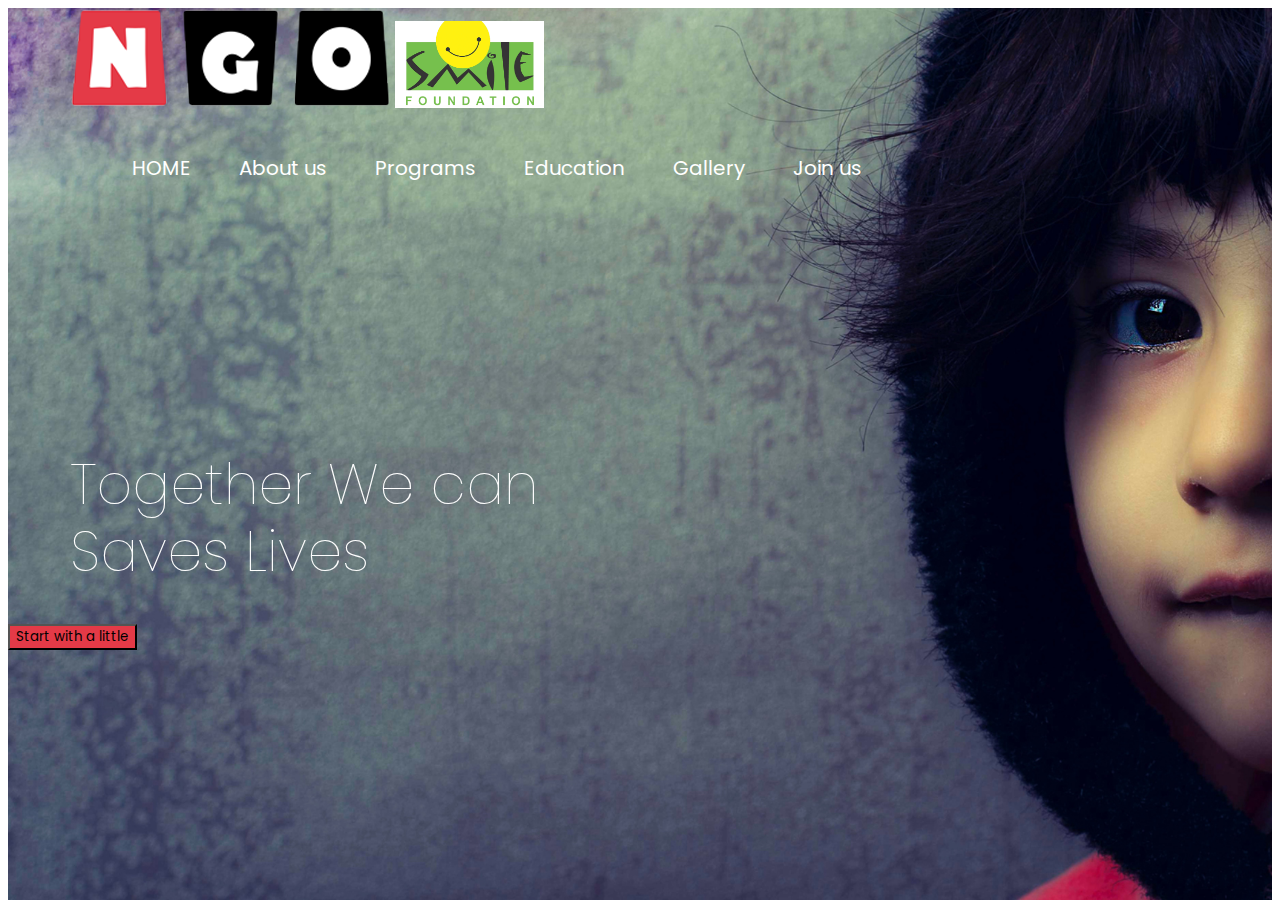
<file: index.html>
<!DOCTYPE html>
<html lang="en">
    <head>
        <meta charset="UTF-8" />
        <meta name="viewport" content="width=device-width, initial-scale=1.0" />
        <title>NGO Website Template</title>
        <link rel="stylesheet" href="./css/style.css" />
        <style>
            .navbar li{
                text-decoration: none;
                display: inline-block;
                padding: 2%;
                /* border: 2px solid rebeccapurple; */
            }
            .navbar li a{
                text-decoration: none;
                color: white;
                font-size: 20px;
            }
            .navbar li a:hover{
                text-decoration:solid;
                color: red;
                font-size: 25px;
            }
           

            </style>
    </head>
    <body>
        <div class="fullContainer banner" id="homesection">
            <header>
                <div class="container">
                    <div class="logo">
                        <img src="./images/logo.png" alt="NGO LOGO"/>
                        <img src="./images/Screenshot 2023-04-24 235505.png" alt="Smile Foundation"/>
                    </div>
                    <nav class="navbar">
                        <ul>
                            <li><a href="#home">HOME</a></li> 
                            <li><a a href="./aboutus.html">About us</a></li>
                            <li><a a href="./programs.html">Programs</a></li>
                            <li><a a href="./css/education.html">Education</a></li>
                            <li><a a href="./gallery.html">Gallery</a></li>
                            <li><a a href="javascript:void(0);">Join us </a></li>
                        </ul>
                            <div class="container">
                                <a name="home"> <h1>Together We can <span>Saves Lives</span></h1> </a>
                    </nav>
                </div>
            </header>
        
    
   
        <div class="conatiner">
        <button>
            Start with a little
        </button>
        </div>
    </body>
    </html>
</file>
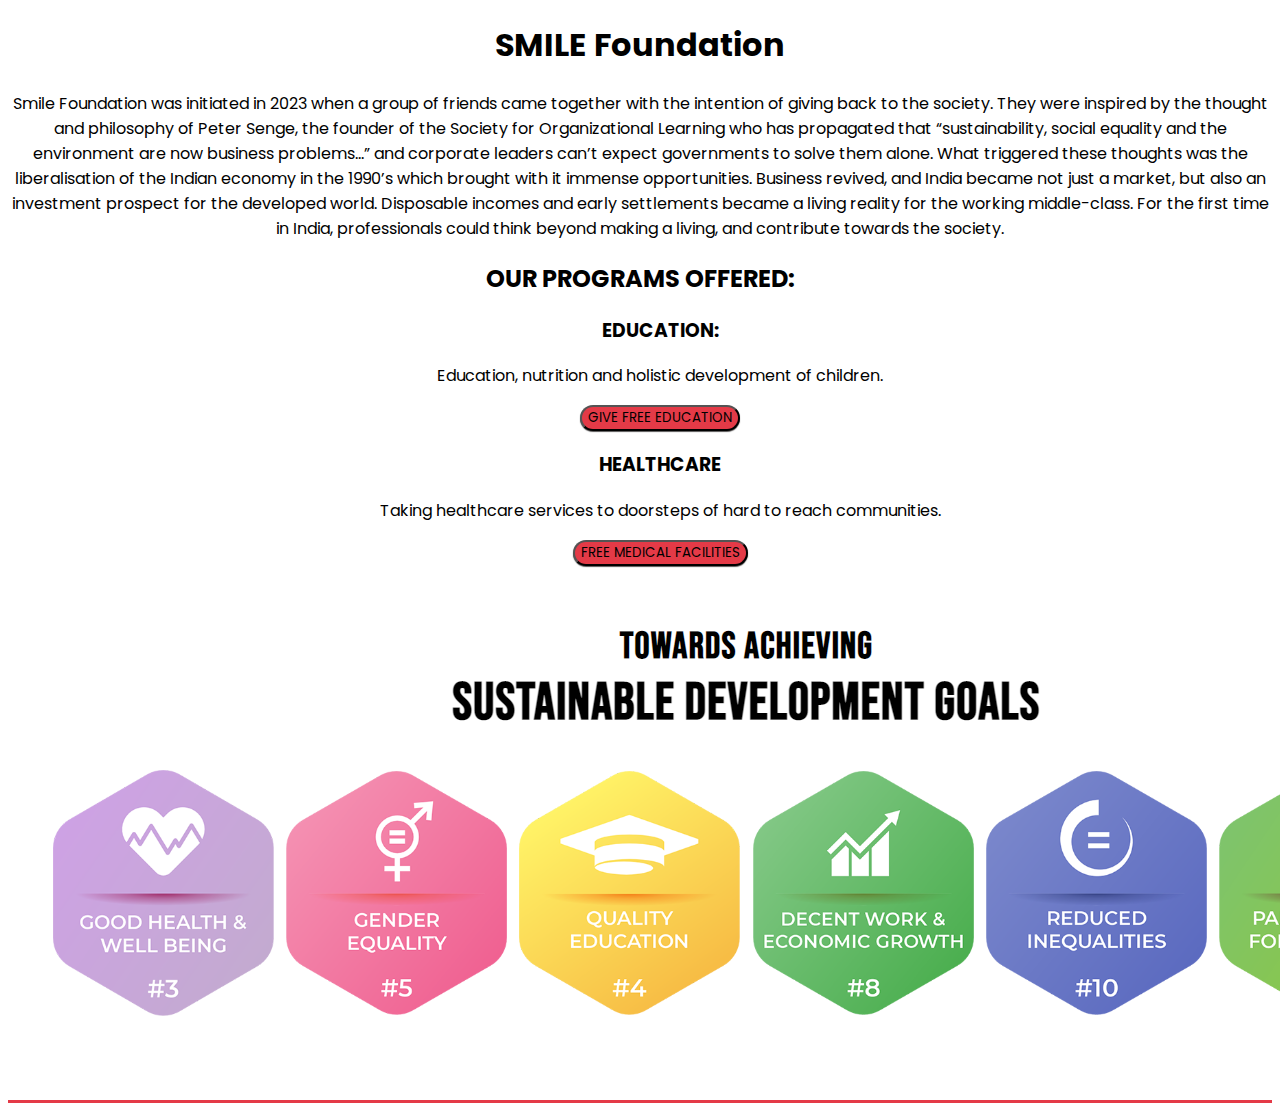
<file: aboutus.html>
<!DOCTYPE html>
<html lang="en">
    <head>
        <meta charset="UTF-8" />
        <meta name="viewport" content="width=device-width, initial-scale=1.0" />
        <title>About Us</title>
        <link rel="stylesheet" href="./css/style.css" />
        <style>
            .btn{
                border-radius: 20px;
                box-shadow: 0px 1px 1px 0px rgb(87, 85, 85);
            }
            .btn:hover{
                font-size: 110%;
                background-color: orangered;
                font-weight: 1000;
            }
        </style>
    </head>
    <body>
        <div class="Foundation legacy" id="healthcare">
            <header>
                <nav>
                    <h1>SMILE Foundation</h1>
                    <p>Smile Foundation was initiated in 2023 when a group of friends came together with the intention of giving back to the society. They were inspired by the thought and philosophy of Peter Senge, the founder of the Society for Organizational Learning who has propagated that “sustainability, social equality and the environment are now business problems…” and corporate leaders can’t expect governments to solve them alone.

                        What triggered these thoughts was the liberalisation of the Indian economy in the 1990’s which brought with it immense opportunities. Business revived, and India became not just a market, but also an investment prospect for the developed world. Disposable incomes and early settlements became a living reality for the working middle-class. For the first time in India, professionals could think beyond making a living, and contribute towards the society.
                    </p>
                    <h2>OUR PROGRAMS OFFERED:</h2>
                    <ul type="none">
                        <h3><li>EDUCATION:</h3>
                                <p>Education, nutrition and holistic development of children.</p><button class="btn">GIVE FREE EDUCATION</button>
                            </li>
                        <H3><li>HEALTHCARE</H3>
                                <P>Taking healthcare services to doorsteps of hard to reach communities.</P>
                                    <button class="btn">FREE MEDICAL FACILITIES</button>
                    </ul>
                    <img src="./images/Screenshot 2023-04-25 004557.png"/>
                </nav>
            </header>
        </div>
    </body>
</file>
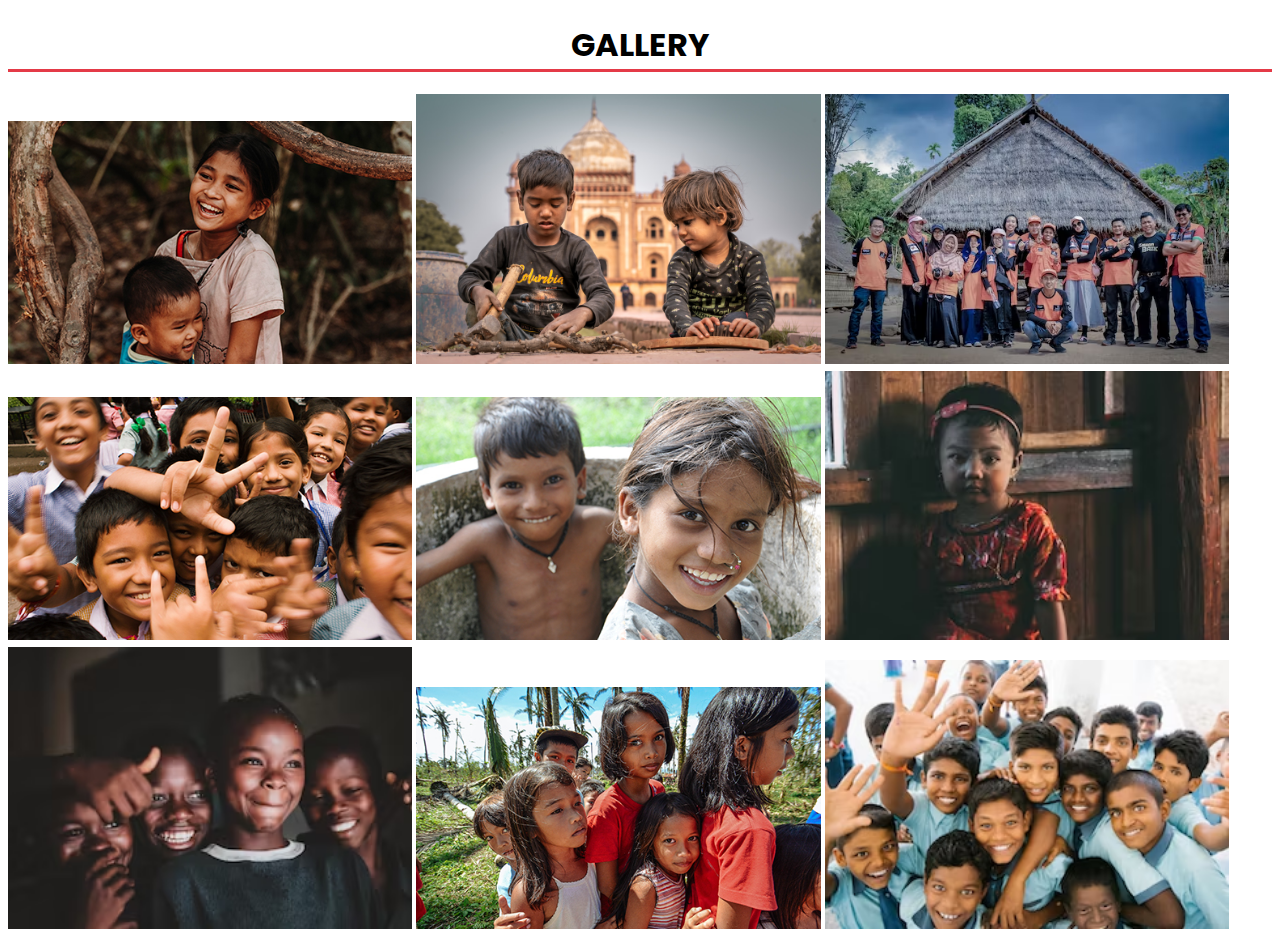
<file: gallery.html>
<!DOCTYPE html>
<html lang="en">
    <head>
        <meta charset="UTF-8" />
        <meta name="viewport" content="width=device-width, initial-scale=1.0" />
        <title>NGO Website Template</title>
        <link rel="stylesheet" href="./css/style.css" />
        <style>
            .pictures img{
                box-sizing: border-box;
                width: 32%;
            }
        </style>
    </head>
    <body>
        <div class="flying stars" id="charset">
            <header>
                <div class="pictures">
                    <h1>GALLERY</h1>
                    <section class="gallery.one">
                        <img src="./images/gallery/1.jpg"/>
                        <img src="atul-pandey-0f3bZHXZSz8-unsplash.jpg"/>
                        <img src="./images/photo-1617450365226-9bf28c04e130.avif"/>
                    </section>
                    <section class="gallery.two">
                        <img src="./images/gallery/4.jpg"/>
                        <img src="./images/gallery/5.jpg"/>
                        <img src="./images/photo-1497552056114-089faf4a7932.avif"/>
                    </section>
                    <section class="gallery.three">
                        <img src="./images/photo-1544476866-ce192b63bd7f.avif"/>
                        <img src="./images/gallery/8.jpg"/>
                        <img src="./images/photo-1524069290683-0457abfe42c3.avif"/>
                    </section>
                </div>
            </header>
        </div>
</file>
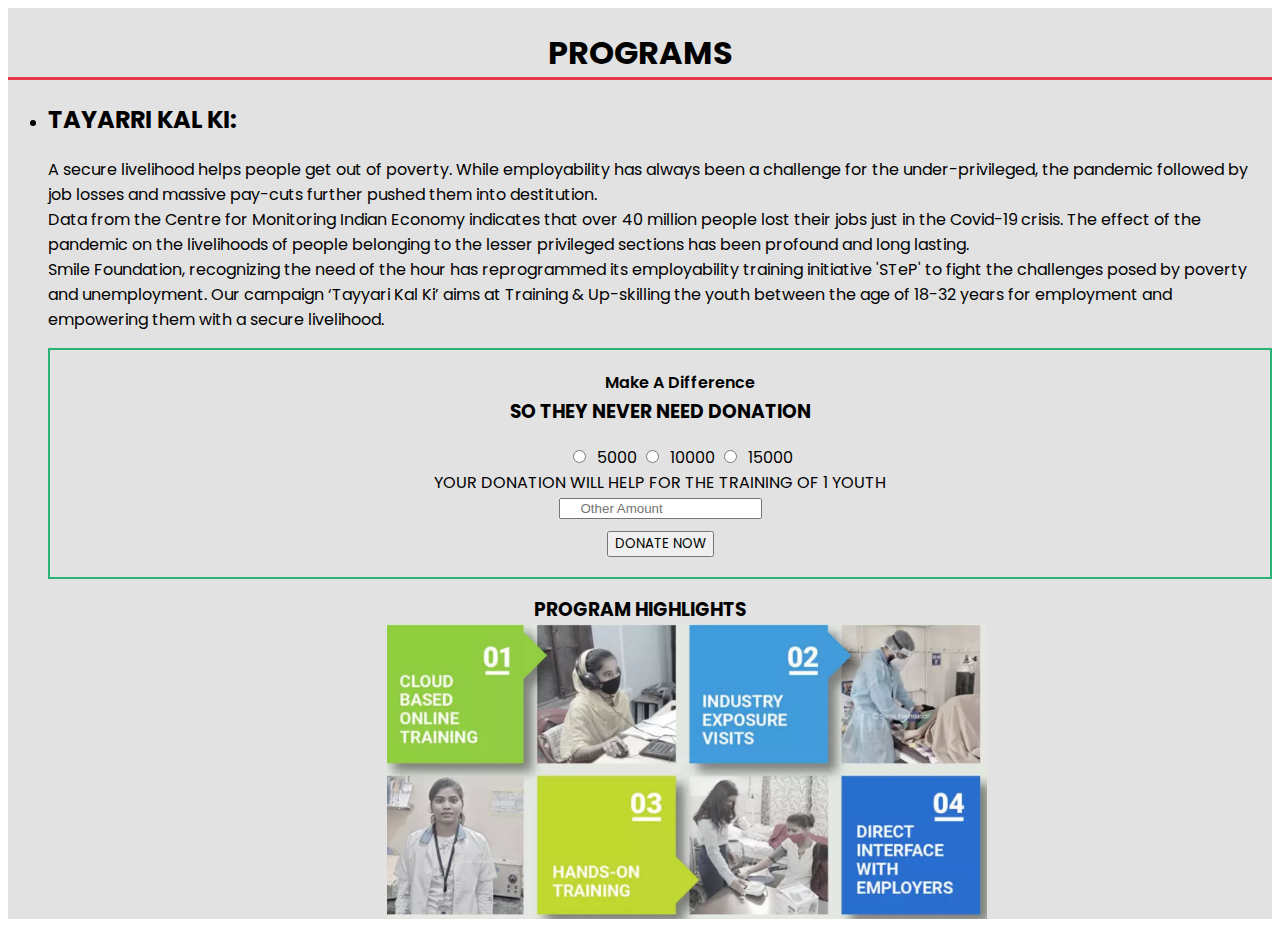
<file: programs.html>
<!DOCTYPE html>
<html lang="en">
    <head>
        <meta charset="UTF-8" />
        <meta name="viewport" content="width=device-width, initial-scale=1.0" />
        <title>Programs</title>
        <link rel="stylesheet" href="./css/style.css" />
    </head>
    <body>
        <div class="programs project" id="initial-scale">
            <header>
                <div class="content" id="project">
                    <h1>PROGRAMS</h1>
                    <UL>
                        <li><H2>TAYARRI KAL KI:</H2>
                            
                            <p>A secure livelihood helps people get out of poverty. While employability has always been a challenge for the under-privileged, the pandemic followed by job losses and massive pay-cuts further pushed them into destitution.<br/>

                                Data from the Centre for Monitoring Indian Economy indicates that over 40 million people lost their jobs just in the Covid-19 crisis. The effect of the pandemic on the livelihoods of people belonging to the lesser privileged sections has been profound and long lasting.<br/>
                                
                                Smile Foundation, recognizing the need of the hour has reprogrammed its employability training initiative 'STeP' to fight the challenges posed by poverty and unemployment. Our campaign ‘Tayyari Kal Ki’ aims at Training & Up-skilling the youth between the age of 18-32 years for employment and empowering them with a secure livelihood.<br/>
                                
                                </p>
                                <div class="col-md-5 order-1" style="border: 2px solid #29b473; padding:10px;">  <div style="padding: 10px; text-align:center;">
                                    <ul class="nav nav-tabs nav-justified" role="tablist">
                                    
                                    <a class="nav-link active" style="font-weight: 600;font-size: 16px;" wire:click="checkPaymentInterval(1)">Make A Difference</a>
                                   
                                    </ul>
                                    <h3 style="margin-top: 2px;">
                                    SO THEY NEVER NEED DONATION</h3>
                                    <div class="supportblock">
                                     <ul>
                                    <li style="display: inline-block; font-size:16px ">
                                    <input type="radio" id="amount_option_5000" name="radio-group" value="5000" wire:model="amount">
                                    <label for="amount_option_5000"><i class="fa fa-inr"></i>&nbsp;5000</label>
                                    </li>
                                    <li style="display: inline-block; font-size:16px ">
                                    <input type="radio" id="amount_option_10000" name="radio-group" value="10000" wire:model="amount">
                                    <label for="amount_option_10000"><i class="fa fa-inr"></i>&nbsp;10000</label>
                                    </li>
                                    <li style="display: inline-block; font-size:16px ">
                                    <input type="radio" id="amount_option_15000" name="radio-group" value="15000" wire:model="amount">
                                    <label for="amount_option_15000"><i class="fa fa-inr"></i>&nbsp;15000</label>
                                    </li>
                                    </ul>
                                    </div>
                                    <div>
                                    <div class="text-center pt50">         
                                    <div class="eduCld" style="font-size: 16px">YOUR DONATION WILL HELP FOR THE TRAINING OF 1 YOUTH
                                    </div>
                                    <div class="amtRps">
                                    <div class="input-container">
                                    <span class="amtRpsIcons"><i class="fa fa-inr"></i></span>
                                    <input class="form-control" type="text" placeholder="Other Amount" id="amount" wire:model.lazy="amount" style="padding-left:20px;">
                                    </div>
                                    <div class="col-md-12 text-center" style="margin-top: 10px; padding-right:0px !important; padding-left:0px !important;">
                                    <button>DONATE NOW
                                    </button>
                                    </div>
                                    </div>
                                    </div>
                                    </div>
                                    </div>
                                    </div>
                                    </div>
                                    </header>
                                    </div>
                                    <div class="programs">
                                        <h3 style="margin: auto;">PROGRAM HIGHLIGHTS</h3>
                                    </div>
                                    <div class="programs">
                                    <img style="margin:0% 30% ;" src="./images/Screenshot 2023-04-25 013456.png" width="600" />
                                    </div>
            </header>
        </div>
</file>
<file: css/style.css>
@import url('https://fonts.googleapis.com/css2?family=Poppins:wght@200;300;400&display=swap');
button,
body{
        font-family: 'Poppins', sans-serif;
        
        
}
:root {
        --themeRed: #e43a47;
        --gray: #efefef;
}
.banner {
        min-height: 100vh;
        width: 100%;
        background-image: url("../images/banner.jpg");
        background-size: cover;
        background-attachment: fixed;
}
.banner h1{
        margin-top: 230px;
        display: inline-block;
        font-size: 3.5rem;
        color: #fff;
        width: 50%;
        line-height: 4.2rem;
        font-weight: 100;

}
.container {
          width: 1140px;
          margin:auto;
}
.container button{
        color:black;
}
 .container button:hover{
                font-size: larger;
                border: radius 2px; ;
            }

.banner button {
        background-color: var(--themeRed);
}
.legacy button{
        background-color: var(--themeRed);
}
.legacy {
        text-align: center;
        border-bottom: 3px solid var(--themeRed);
}
.stars h1{
        text-align: center;
        border-bottom: 3px solid var(--themeRed);
        text-decoration-color: aqua;

}
.stars {
        display: block;
        width: 100%;
}
.programs {
        display: flex;
        background-color: #e2e2e2;
}
.programs img{
        display: flex;
        align-items: center;
        justify-content: center;
}
.programs h1{
        border-bottom: 3px solid var(--themeRed);
        text-align: center;
}
.programs H3{
        text-align: center;
}
.bare {
        text-align: center;
        border-bottom: 3px solid var(--themeRed);
}
</file>
